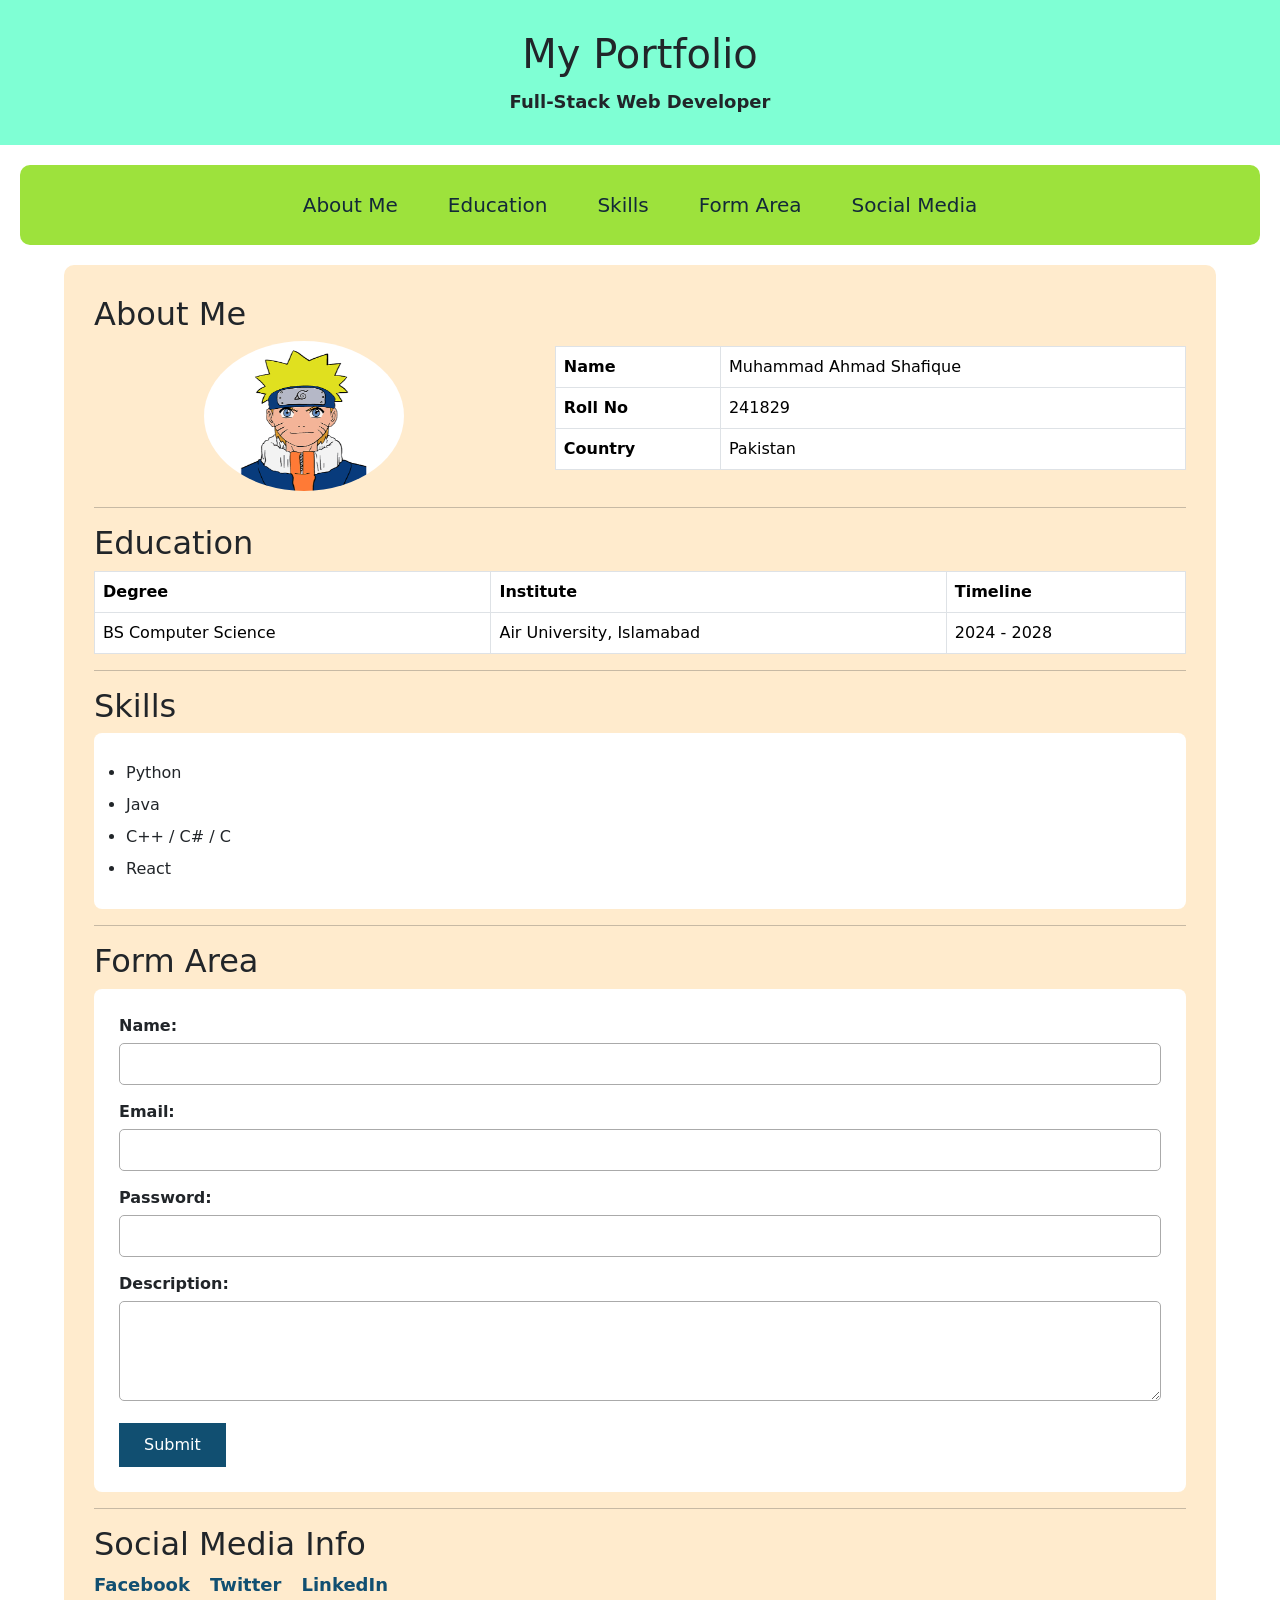
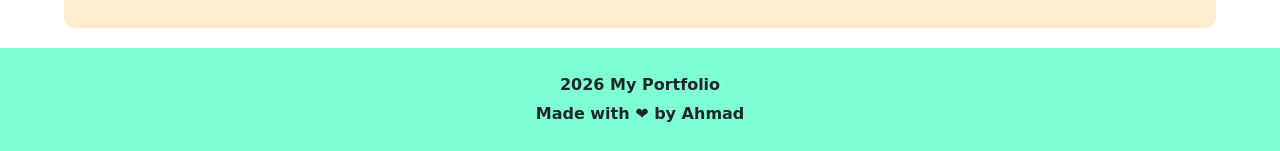
<file: index.html>
<!doctype html>
<html lang="en">
  <head>
    <meta charset="UTF-8" />
    <meta name="viewport" content="width=device-width, initial-scale=1.0" />

    <title>Ahmad's Portfolio</title>

    <link rel="stylesheet" href="style.css" />

    <link
      href="https://cdn.jsdelivr.net/npm/bootstrap@5.3.8/dist/css/bootstrap.min.css"
      rel="stylesheet"
      integrity="sha384-sRIl4kxILFvY47J16cr9ZwB07vP4J8+LH7qKQnuqkuIAvNWLzeN8tE5YBujZqJLB"
      crossorigin="anonymous"
    />
  </head>

  <body>

    <!-- Header Section -->
    <header>
      <h1>My Portfolio</h1>
      <p><strong>Full-Stack Web Developer</strong></p>
    </header>

    <!-- Navigation -->
    <nav class="d-flex justify-content-center flex-wrap">
      <a href="#aboutme">About Me</a>
      <a href="#education">Education</a>
      <a href="#skills">Skills</a>
      <a href="#formarea">Form Area</a>
      <a href="#socialmedia">Social Media</a>
    </nav>

    <!-- Main Body -->
    <main>

      <!-- About Me Section -->
      <section>
        <h2 id="aboutme">About Me</h2>

        <div class="about-container">

          <div class="about-image">
            <img
              src="Images/naruto.png"
              alt="Profile Image"
            />
          </div>

          <div class="about-table">
            <table class="table table-bordered">
              <tr>
                <th>Name</th>
                <td>Muhammad Ahmad Shafique</td>
              </tr>

              <tr>
                <th>Roll No</th>
                <td>241829</td>
              </tr>

              <tr>
                <th>Country</th>
                <td>Pakistan</td>
              </tr>
            </table>
          </div>

        </div>

        <hr />

        <!-- Education -->
        <h2 id="education">Education</h2>

        <table class="table table-bordered">
          <tr>
            <th>Degree</th>
            <th>Institute</th>
            <th>Timeline</th>
          </tr>

          <tr>
            <td>BS Computer Science</td>
            <td>Air University, Islamabad</td>
            <td>2024 - 2028</td>
          </tr>
        </table>

        <hr />

        <!-- Skills -->
        <h2 id="skills">Skills</h2>

        <ul>
          <li>Python</li>
          <li>Java</li>
          <li>C++ / C# / C</li>
          <li>React</li>
        </ul>

        <hr />

        <!-- Form Area -->
        <h2 id="formarea">Form Area</h2>

        <form>

          <div class="form-group">
            <label for="name">Name:</label>
            <input type="text" id="name" />
          </div>

          <div class="form-group">
            <label for="email">Email:</label>
            <input type="email" id="email" />
          </div>

          <div class="form-group">
            <label for="password">Password:</label>
            <input type="password" id="password" />
          </div>

          <div class="form-group">
            <label for="description">Description:</label>
            <textarea id="description"></textarea>
          </div>

          <button type="submit">Submit</button>

        </form>

        <hr />

        <!-- Social Media Info -->
        <h2 id="socialmedia">Social Media Info</h2>

        <div class="social-links">
          <a href="https://www.facebook.com/" target="_blank">Facebook</a>
          <a href="https://www.twitter.com/" target="_blank">Twitter</a>
          <a href="https://x.com/" target="_blank">LinkedIn</a>
        </div>

      </section>

    </main>

    <!-- Footer -->
    <footer>
      <p><strong>2026 My Portfolio</strong></p>
      <p><strong>Made with ❤️ by Ahmad</strong></p>
    </footer>

  </body>
</html>
</file>
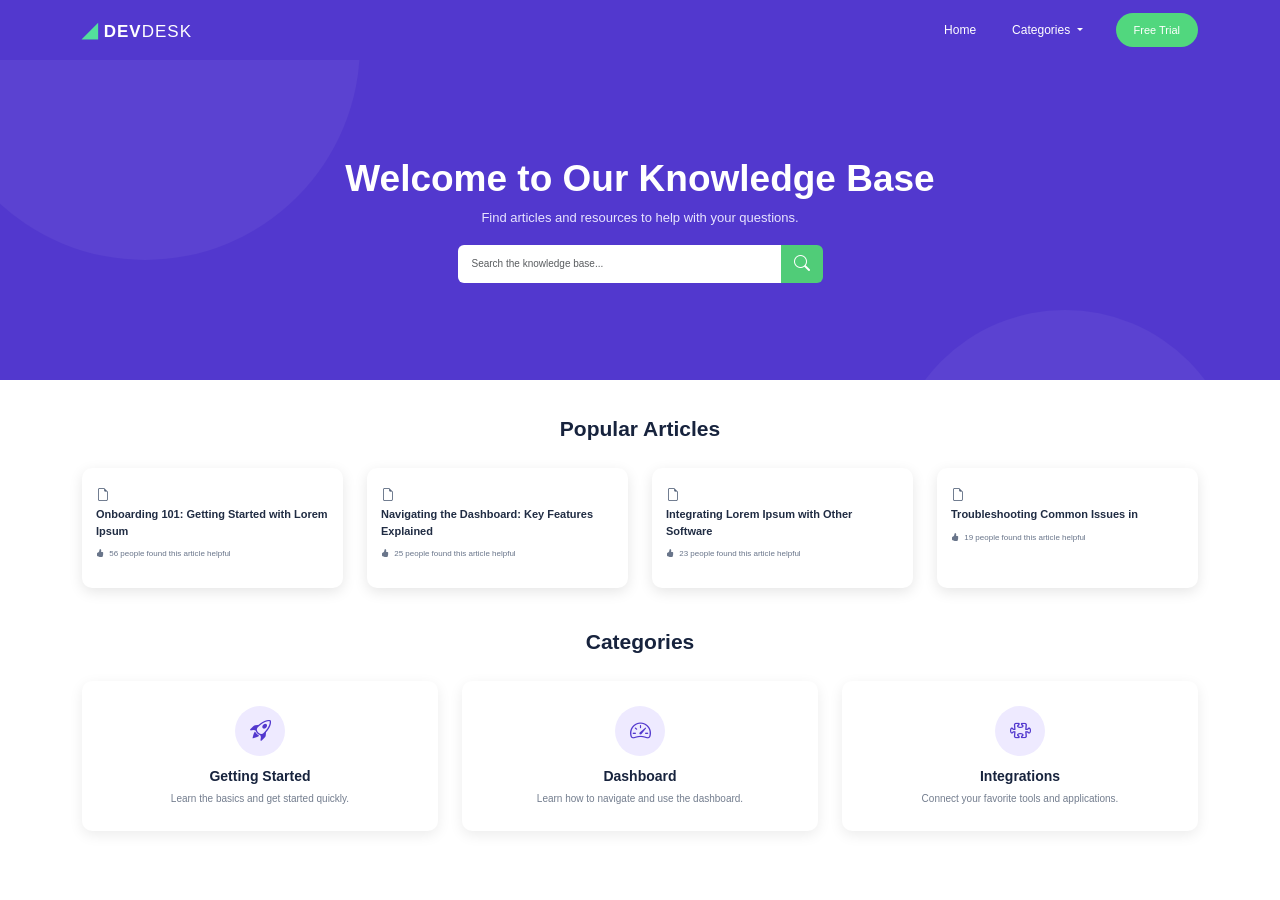
<file: home_task.html>
<!DOCTYPE html>
<html lang="en">
<head>
    <meta charset="UTF-8">
    <meta name="viewport" content="width=device-width, initial-scale=1.0">

    <title>DevDesk - Knowledge Base</title>

    <link
        href="https://cdn.jsdelivr.net/npm/bootstrap@5.3.3/dist/css/bootstrap.min.css"
        rel="stylesheet"
    >

    <link
        rel="stylesheet"
        href="https://cdn.jsdelivr.net/npm/bootstrap-icons@1.11.3/font/bootstrap-icons.min.css"
    >

    <link rel="stylesheet" href="style2.css">
</head>

<body>

    <nav class="navbar navbar-expand-lg navbar-custom">
        <div class="container">

            <a class="navbar-brand" href="#">
                <span class="brand-icon">◢</span>
                DEV<span class="brand-light">DESK</span>
            </a>

            <button
                class="navbar-toggler"
                type="button"
                data-bs-toggle="collapse"
                data-bs-target="#navbarMenu"
            >
                <span class="navbar-toggler-icon"></span>
            </button>

            <div class="collapse navbar-collapse" id="navbarMenu">

                <ul class="navbar-nav ms-auto align-items-lg-center">

                    <li class="nav-item">
                        <a class="nav-link" href="#">Home</a>
                    </li>

                    <li class="nav-item dropdown">
                        <a
                            class="nav-link dropdown-toggle"
                            href="#"
                            role="button"
                            data-bs-toggle="dropdown"
                        >
                            Categories
                        </a>

                        <ul class="dropdown-menu">
                            <li>
                                <a class="dropdown-item" href="#">
                                    Getting Started
                                </a>
                            </li>

                            <li>
                                <a class="dropdown-item" href="#">
                                    Dashboard
                                </a>
                            </li>

                            <li>
                                <a class="dropdown-item" href="#">
                                    Integrations
                                </a>
                            </li>
                        </ul>
                    </li>

                    <li class="nav-item">
                        <button class="btn trial-btn">
                            Free Trial
                        </button>
                    </li>

                </ul>

            </div>
        </div>
    </nav>


    <section class="hero-section">

        <div class="container text-center hero-content">

            <h1>Welcome to Our Knowledge Base</h1>

            <p>
                Find articles and resources to help with your questions.
            </p>

            <div class="search-box mx-auto">

                <div class="input-group">

                    <input
                        type="text"
                        class="form-control"
                        placeholder="Search the knowledge base..."
                    >

                    <button class="btn search-btn">
                        <i class="bi bi-search"></i>
                    </button>

                </div>

            </div>

        </div>

    </section>


    <section class="section-padding">

        <div class="container">

            <h2 class="section-title">
                Popular Articles
            </h2>

            <div class="row g-4">

                <div class="col-lg-3 col-md-6">

                    <div class="article-card">

                        <i class="bi bi-file-earmark article-icon"></i>

                        <h5>
                            Onboarding 101: Getting Started with Lorem Ipsum
                        </h5>

                        <p>
                            <i class="bi bi-hand-thumbs-up-fill"></i>
                            56 people found this article helpful
                        </p>

                    </div>

                </div>


                <div class="col-lg-3 col-md-6">

                    <div class="article-card">

                        <i class="bi bi-file-earmark article-icon"></i>

                        <h5>
                            Navigating the Dashboard: Key Features Explained
                        </h5>

                        <p>
                            <i class="bi bi-hand-thumbs-up-fill"></i>
                            25 people found this article helpful
                        </p>

                    </div>

                </div>


                <div class="col-lg-3 col-md-6">

                    <div class="article-card">

                        <i class="bi bi-file-earmark article-icon"></i>

                        <h5>
                            Integrating Lorem Ipsum with Other Software
                        </h5>

                        <p>
                            <i class="bi bi-hand-thumbs-up-fill"></i>
                            23 people found this article helpful
                        </p>

                    </div>

                </div>


                <div class="col-lg-3 col-md-6">

                    <div class="article-card">

                        <i class="bi bi-file-earmark article-icon"></i>

                        <h5>
                            Troubleshooting Common Issues in
                        </h5>

                        <p>
                            <i class="bi bi-hand-thumbs-up-fill"></i>
                            19 people found this article helpful
                        </p>

                    </div>

                </div>

            </div>

        </div>

    </section>


    <section class="categories-section">

        <div class="container">

            <h2 class="section-title">
                Categories
            </h2>

            <div class="row g-4">

                <div class="col-lg-4 col-md-6">

                    <div class="category-card">

                        <div class="category-icon">
                            <i class="bi bi-rocket-takeoff"></i>
                        </div>

                        <h5>Getting Started</h5>

                        <p>
                            Learn the basics and get started quickly.
                        </p>

                    </div>

                </div>


                <div class="col-lg-4 col-md-6">

                    <div class="category-card">

                        <div class="category-icon">
                            <i class="bi bi-speedometer2"></i>
                        </div>

                        <h5>Dashboard</h5>

                        <p>
                            Learn how to navigate and use the dashboard.
                        </p>

                    </div>

                </div>


                <div class="col-lg-4 col-md-6">

                    <div class="category-card">

                        <div class="category-icon">
                            <i class="bi bi-puzzle"></i>
                        </div>

                        <h5>Integrations</h5>

                        <p>
                            Connect your favorite tools and applications.
                        </p>

                    </div>

                </div>

            </div>

        </div>

    </section>


    <script
        src="https://cdn.jsdelivr.net/npm/bootstrap@5.3.3/dist/js/bootstrap.bundle.min.js">
    </script>

</body>
</html>
</file>
<file: style.css>
/* General Styling */
body {
    margin: 0;
    background-color: rgb(240, 247, 192);
    font-family: 'Gill Sans', 'Gill Sans MT', Calibri, 'Trebuchet MS', sans-serif;
    color: rgb(19, 41, 56);
}

/* Header */
header {
    padding: 30px 10px;
    background-color: aquamarine;
    text-align: center;
}

header h1 {
    margin-bottom: 10px;
}

header p {
    margin: 0;
    font-size: 18px;
}

/* Navigation */
nav {
    margin: 20px;
    padding: 15px;
    background-color: rgb(157, 226, 60);
    border-radius: 10px;
}

nav a {
    color: rgb(19, 41, 56);
    text-decoration: none;
    font-size: 20px;
    margin: 5px 15px;
    padding: 5px 10px;
}

nav a:hover {
    color: white;
    background-color: rgb(17, 79, 113);
    border-radius: 5px;
}

/* Main Section */
main {
    margin: 0 5%;
}

section {
    background-color: blanchedalmond;
    padding: 30px;
    border-radius: 10px;
}

/* Headings */
h2 {
    color: rgb(17, 79, 113);
    margin-bottom: 20px;
}

/* About Me */
.about-container {
    display: flex;
    align-items: center;
    gap: 40px;
}

.about-image {
    width: 40%;
    text-align: center;
}

.about-image img {
    width: 200px;
    height: 150px;
    border-radius: 50%;
}

.about-table {
    width: 60%;
}

/* Tables */
table {
    background-color: white;
}

table th {
    background-color: rgb(157, 226, 60);
}

/* Skills */
ul {
    background-color: white;
    padding: 20px 40px;
    border-radius: 8px;
}

li {
    margin: 8px 0;
}

/* Form */
form {
    background-color: white;
    padding: 25px;
    border-radius: 8px;
}

.form-group {
    margin-bottom: 15px;
}

.form-group label {
    display: block;
    margin-bottom: 5px;
    font-weight: bold;
}

.form-group input,
.form-group textarea {
    width: 100%;
    padding: 8px;
    border: 1px solid #aaa;
    border-radius: 5px;
}

.form-group textarea {
    height: 100px;
    resize: vertical;
}

button {
    background-color: rgb(17, 79, 113);
    color: white;
    border: none;
    padding: 10px 25px;
    border-radius: 5px;
    cursor: pointer;
}

button:hover {
    background-color: rgb(10, 55, 80);
}

/* Social Media */
.social-links a {
    display: inline-block;
    margin-right: 15px;
    color: rgb(17, 79, 113);
    text-decoration: none;
    font-size: 18px;
    font-weight: bold;
}

.social-links a:hover {
    color: rgb(157, 100, 20);
}

/* Footer */
footer {
    margin-top: 20px;
    padding: 20px;
    background-color: aquamarine;
    text-align: center;
}

footer p {
    margin: 5px;
}

/* Simple Responsive Design */
@media (max-width: 768px) {

    .about-container {
        flex-direction: column;
    }

    .about-image,
    .about-table {
        width: 100%;
    }

    nav a {
        font-size: 17px;
    }

    section {
        padding: 20px;
    }
}
</file>
<file: style2.css>
body {
    margin: 0;
    padding: 0;
    font-family: Arial, Helvetica, sans-serif;
    color: #17233d;
    background-color: #ffffff;
}

.navbar-custom {
    background-color: #5238ce;
    padding: 10px 0;
}

.navbar-brand {
    color: white !important;
    font-size: 17px;
    font-weight: bold;
    letter-spacing: 1px;
}

.brand-icon {
    color: #53df9c;
    font-size: 20px;
}

.brand-light {
    font-weight: 400;
}

.navbar-custom .nav-link {
    color: white !important;
    font-size: 12px;
    margin-left: 20px;
}

.trial-btn {
    background-color: #51d77e;
    color: white;
    border: none;
    border-radius: 25px;
    padding: 9px 18px;
    font-size: 11px;
    margin-left: 25px;
}

.trial-btn:hover {
    background-color: #3fc56d;
    color: white;
}

.hero-section {
    position: relative;
    min-height: 320px;
    background-color: #5238ce;
    color: white;
    display: flex;
    align-items: center;
    overflow: hidden;
}

.hero-section::before {
    content: "";
    position: absolute;
    width: 430px;
    height: 430px;
    border-radius: 50%;
    background-color: rgba(255, 255, 255, 0.05);
    top: -230px;
    left: -70px;
}

.hero-section::after {
    content: "";
    position: absolute;
    width: 350px;
    height: 350px;
    border-radius: 50%;
    background-color: rgba(255, 255, 255, 0.05);
    bottom: -280px;
    right: 40px;
}

.hero-content {
    position: relative;
    z-index: 2;
}

.hero-content h1 {
    font-size: 37px;
    font-weight: 700;
    margin-bottom: 7px;
}

.hero-content p {
    font-size: 13px;
    color: #e8e4ff;
    margin-bottom: 17px;
}

.search-box {
    max-width: 365px;
}

.search-box .form-control {
    height: 38px;
    border: none;
    font-size: 10px;
    padding-left: 14px;
}

.search-box .form-control:focus {
    box-shadow: none;
}

.search-btn {
    width: 42px;
    background-color: #50cc78;
    border: none;
    color: white;
}

.search-btn:hover {
    background-color: #3fba68;
    color: white;
}

.section-padding {
    padding: 36px 0;
}

.categories-section {
    padding: 5px 0 50px;
}

.section-title {
    text-align: center;
    font-size: 21px;
    font-weight: 700;
    margin-bottom: 27px;
}

.article-card {
    background-color: white;
    border: none;
    border-radius: 10px;
    min-height: 120px;
    padding: 14px;
    box-shadow: 0 4px 14px rgba(0, 0, 0, 0.10);
    transition: all 0.3s ease;
}

.article-card:hover {
    transform: translateY(-4px);
    box-shadow: 0 7px 20px rgba(0, 0, 0, 0.15);
}

.article-icon {
    color: #56647b;
    font-size: 13px;
    margin-bottom: 7px;
}

.article-card h5 {
    color: #202c43;
    font-size: 11px;
    font-weight: 700;
    line-height: 1.5;
    margin-bottom: 9px;
}

.article-card p {
    color: #69758a;
    font-size: 8px;
    margin: 0;
    line-height: 1.5;
}

.article-card p i {
    margin-right: 3px;
}

.category-card {
    background-color: white;
    border: none;
    border-radius: 10px;
    padding: 25px 20px;
    text-align: center;
    box-shadow: 0 4px 14px rgba(0, 0, 0, 0.08);
    transition: all 0.3s ease;
}

.category-card:hover {
    transform: translateY(-4px);
    box-shadow: 0 7px 20px rgba(0, 0, 0, 0.13);
}

.category-icon {
    width: 50px;
    height: 50px;
    margin: 0 auto 12px;
    display: flex;
    align-items: center;
    justify-content: center;
    border-radius: 50%;
    background-color: #eeeaff;
    color: #5238ce;
    font-size: 21px;
}

.category-card h5 {
    font-size: 14px;
    font-weight: 700;
    margin-bottom: 6px;
}

.category-card p {
    font-size: 10px;
    color: #737d8e;
    margin: 0;
}

@media (max-width: 768px) {

    .navbar-custom .nav-link {
        margin-left: 0;
        margin-top: 8px;
    }

    .trial-btn {
        margin-left: 0;
        margin-top: 10px;
    }

    .hero-section {
        min-height: 290px;
    }

    .hero-content h1 {
        font-size: 28px;
    }

    .hero-content p {
        font-size: 11px;
    }

    .search-box {
        max-width: 85%;
    }

    .section-padding {
        padding: 30px 15px;
    }
}
</file>
